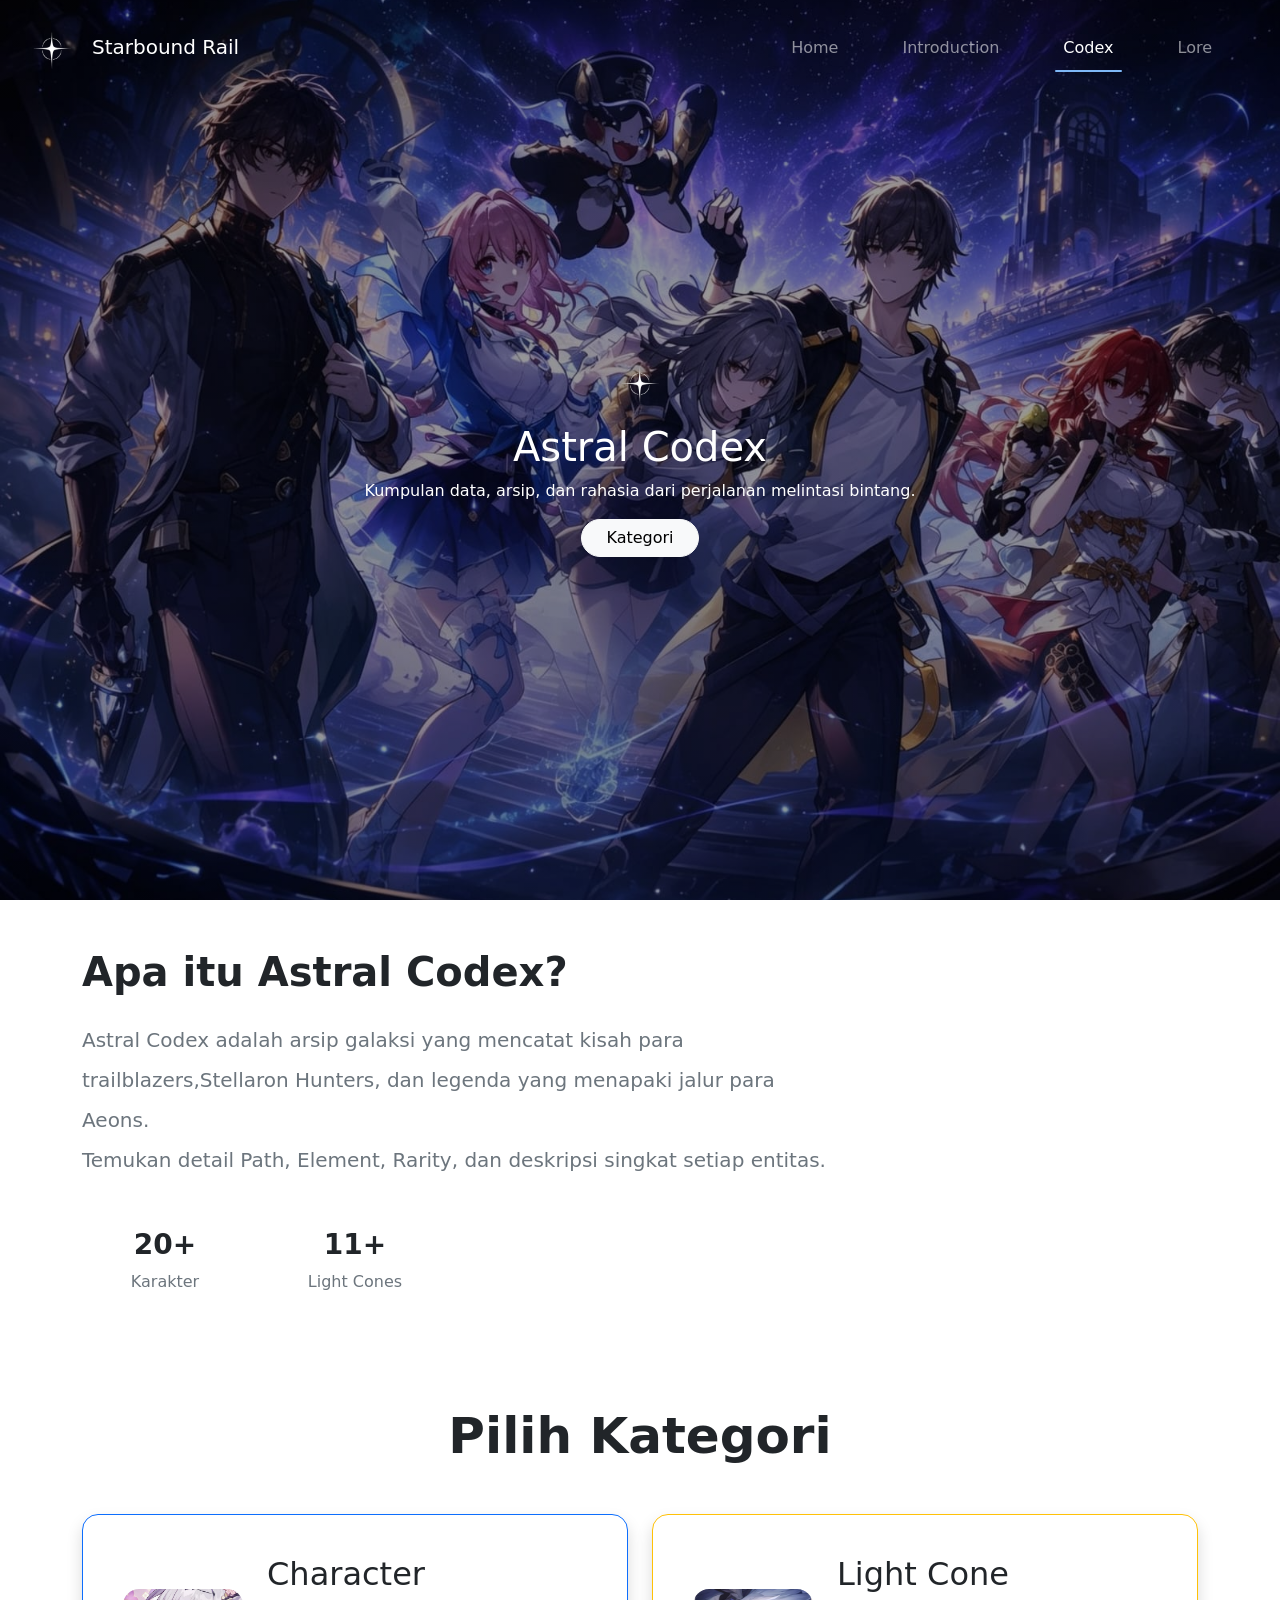
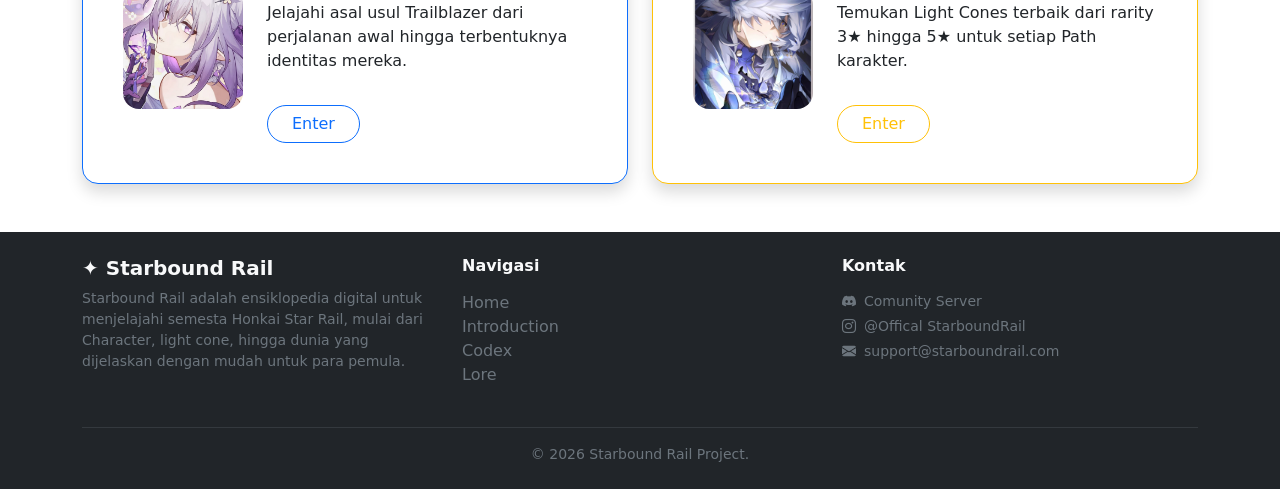
<file: codex.html>
<!DOCTYPE html>
<html lang="en">
<head>
  <meta charset="UTF-8">
  <meta name="viewport" content="width=device-width, initial-scale=1.0">
  <title>Honkai: Star Rail - Codex</title>

  <link href="https://cdn.jsdelivr.net/npm/bootstrap@5.3.0/dist/css/bootstrap.min.css" rel="stylesheet">
  <link rel="stylesheet" href="https://cdn.jsdelivr.net/npm/bootstrap-icons@1.11.3/font/bootstrap-icons.min.css">
  <link rel="stylesheet" href="css/style_codex.css">
</head>

<body>
    <!-- Navbar -->
    <nav class="navbar navbar-expand-lg navbar-dark fixed-top main-navbar">
        <div class="container-fluid">
          <a class="navbar-brand me-auto" href="#">
            <img src="./image/logo.png" alt="Logo bintang" class="logo">Starbound Rail
          </a>
            <button
             class="navbar-toggler" 
             type="button" 
             data-bs-toggle="collapse" 
             data-bs-target="#navbarNav" 
             aria-controls="navbarNav" 
             aria-expanded="false" 
             aria-label="Toggle navigation"
            >
                <span class="navbar-toggler-icon"></span>
            </button>
            <div class="collapse navbar-collapse" id="navbarNav"> 
                <ul class="navbar-nav ms-auto">
                    <li class="nav-item me-5">
                        <a class="nav-link" href="index.html">Home</a>
                    </li>
                    <li class="nav-item me-5">
                        <a class="nav-link" href="Intro.html">Introduction</a>
                    </li>
                    <li class="nav-item me-5">
                        <a class="nav-link active" aria-current="page" href="#">Codex</a>
                    </li>
                    <li class="nav-item me-5">
                        <a class="nav-link" href="lore.html">Lore</a>
                    </li>
                </ul>
            </div>
        </div>
    </nav>

    <!--Banner-->
    <div class="container-fluid banner d-flex align-items-center justify-content-center">
      <div class="overlay"></div>
      <div class="container text-center content">
        <img src="./image/logo.png" alt="Logo Bintang" class="logo">
        <h1 class="title">Astral Codex</h1>
        <p class="desc">Kumpulan data, arsip, dan rahasia dari perjalanan melintasi bintang.</p>
        <div class="d-flex gap-3 justify-content-center flex-wrap">
          <button class="btn btn-light rounded-pill px-4" onclick="location.href='#kategori'">
            Kategori
          </button>
        </div>
      </div>
    </div>

    <!--Quest-->
     <div class="container py-5">
      <h1 class="fw-bold mb-4">
        Apa itu Astral Codex?
      </h1>
      <p class="text-secondary fs-5 lh-lg col-lg-8">Astral Codex adalah arsip galaksi yang mencatat kisah para trailblazers,Stellaron Hunters, dan legenda yang menapaki jalur para Aeons.<br>Temukan detail Path, Element, Rarity, dan deskripsi singkat setiap entitas.</p>

      <div class="row mt-5 text-center">
        <div class="col-4 col-md-2">
          <h3 class="fw-bold">20+</h3>
          <p class="text-secondary">Karakter</p>
        </div>
        <div class="col-4 col-md-2">
          <h3 class="fw-bold">11+</h3>
          <p class="text-secondary">Light Cones</p>
        </div>
      </div>
     </div>

    <!--Kategori-->
    <div id="kategori" class="container py-5">
      <div class="text-center mb-5">
        <h1 class="fw-bold" style="font-size:50px;">Pilih Kategori</h1></div>
        <div class="row g-4">
         <!-- Character -->
         <div class="col-md-6">
          <div class="card codex-card char-card rounded-4 shadow h-10 border-primary card">
          <div class="card-body p-4">
            <div class="card-body d-flex align-items-center gap-4">
              <img src="./image/char.jpeg" width="120" class="rounded-4">
              <div>
                <h2>Character </h2>
                <p>Jelajahi asal usul Trailblazer dari perjalanan awal hingga terbentuknya identitas mereka.</p>
                <a href="./codex/detail_character.html" class="btn btn-outline-primary rounded-pill px-4 mt-3 enter-btn">Enter</a>
              </div>
            </div>
          </div>
          </div>
         </div>
         <!-- Light cone -->  
         <div class="col-md-6">
          <div class="card codex-card light-card rounded-4 shadow h-10 border-warning card">
          <div class="card-body p-4">
            <div class="card-body d-flex align-items-center gap-4">
              <img src="./image/light cone.jpeg" width="120" class="rounded-4">
              <div>
                <h2>Light Cone </h2>
                <p>Temukan Light Cones terbaik dari rarity 3★ hingga 5★ untuk setiap Path karakter.</p>
                <a href="./codex/detail_lightcone.html" class="btn btn-outline-warning rounded-pill px-4 mt-3 enter-btn">Enter</a>
              </div>
            </div>
          </div>
          </div>
         </div>  
      </div>
    </div>

    <!-- Footer -->
    <footer class="bg-dark text-light py-4">
      <div class="container">
        <div class="row text-center text-md-start">
          <div class="col-md-4 mb-3 mb-md-0">
            <h5 class="fw-bold">✦ Starbound Rail</h5>
            <p class="text-secondary small">Starbound Rail adalah ensiklopedia digital untuk menjelajahi semesta Honkai Star Rail, mulai dari Character, light cone, hingga dunia yang dijelaskan dengan mudah untuk para pemula.</p>
          </div>
          <div class="col-md-4 mb-3 mb-md-0">
            <h6 class="fw-bold mb-3">Navigasi</h6>
            <ul class="list-unstyled">
              <li><a href="home.html" class="text-secondary text-decoration-none">Home</a></li>
              <li><a href="Intro.html" class="text-secondary text-decoration-none">Introduction</a></li>
              <li><a href="#" class="text-secondary text-decoration-none">Codex</a></li>
              <li><a href="lore.html" class="text-secondary text-decoration-none">Lore</a></li>
            </ul>
          </div>
          <div class="col-md-4">
            <h6 class="fw-bold mb-3">Kontak</h6>
            <ul class="list-unstyled text-secondary small">
              <li class="mb-1"><i class="bi bi-discord me-2"></i>Comunity Server</li>
              <li class="mb-1"><i class="bi bi-instagram me-2"></i>@Offical StarboundRail</li>
              <li><i class="bi bi-envelope-fill me-2"></i>support@starboundrail.com</li>
            </ul>
          </div>
        </div>
        <hr class="border-secondary mt-4 mb-3">
        <p class="text-center text-secondary small mb-0">
          &copy; 2026 Starbound Rail Project.
        </p>
      </div>
    </footer>
    
    <script>
      window.addEventListener('scroll', function () {
        const navbar = document.querySelector('.main-navbar');
        if (window.scrollY > 50) {
          navbar.classList.add('scrolled');
        } else {
          navbar.classList.remove('scrolled');
        }});
      </script>
  
  <script src="https://cdn.jsdelivr.net/npm/bootstrap@5.3.0/dist/js/bootstrap.bundle.min.js"></script>
</body>
</html>
</file>
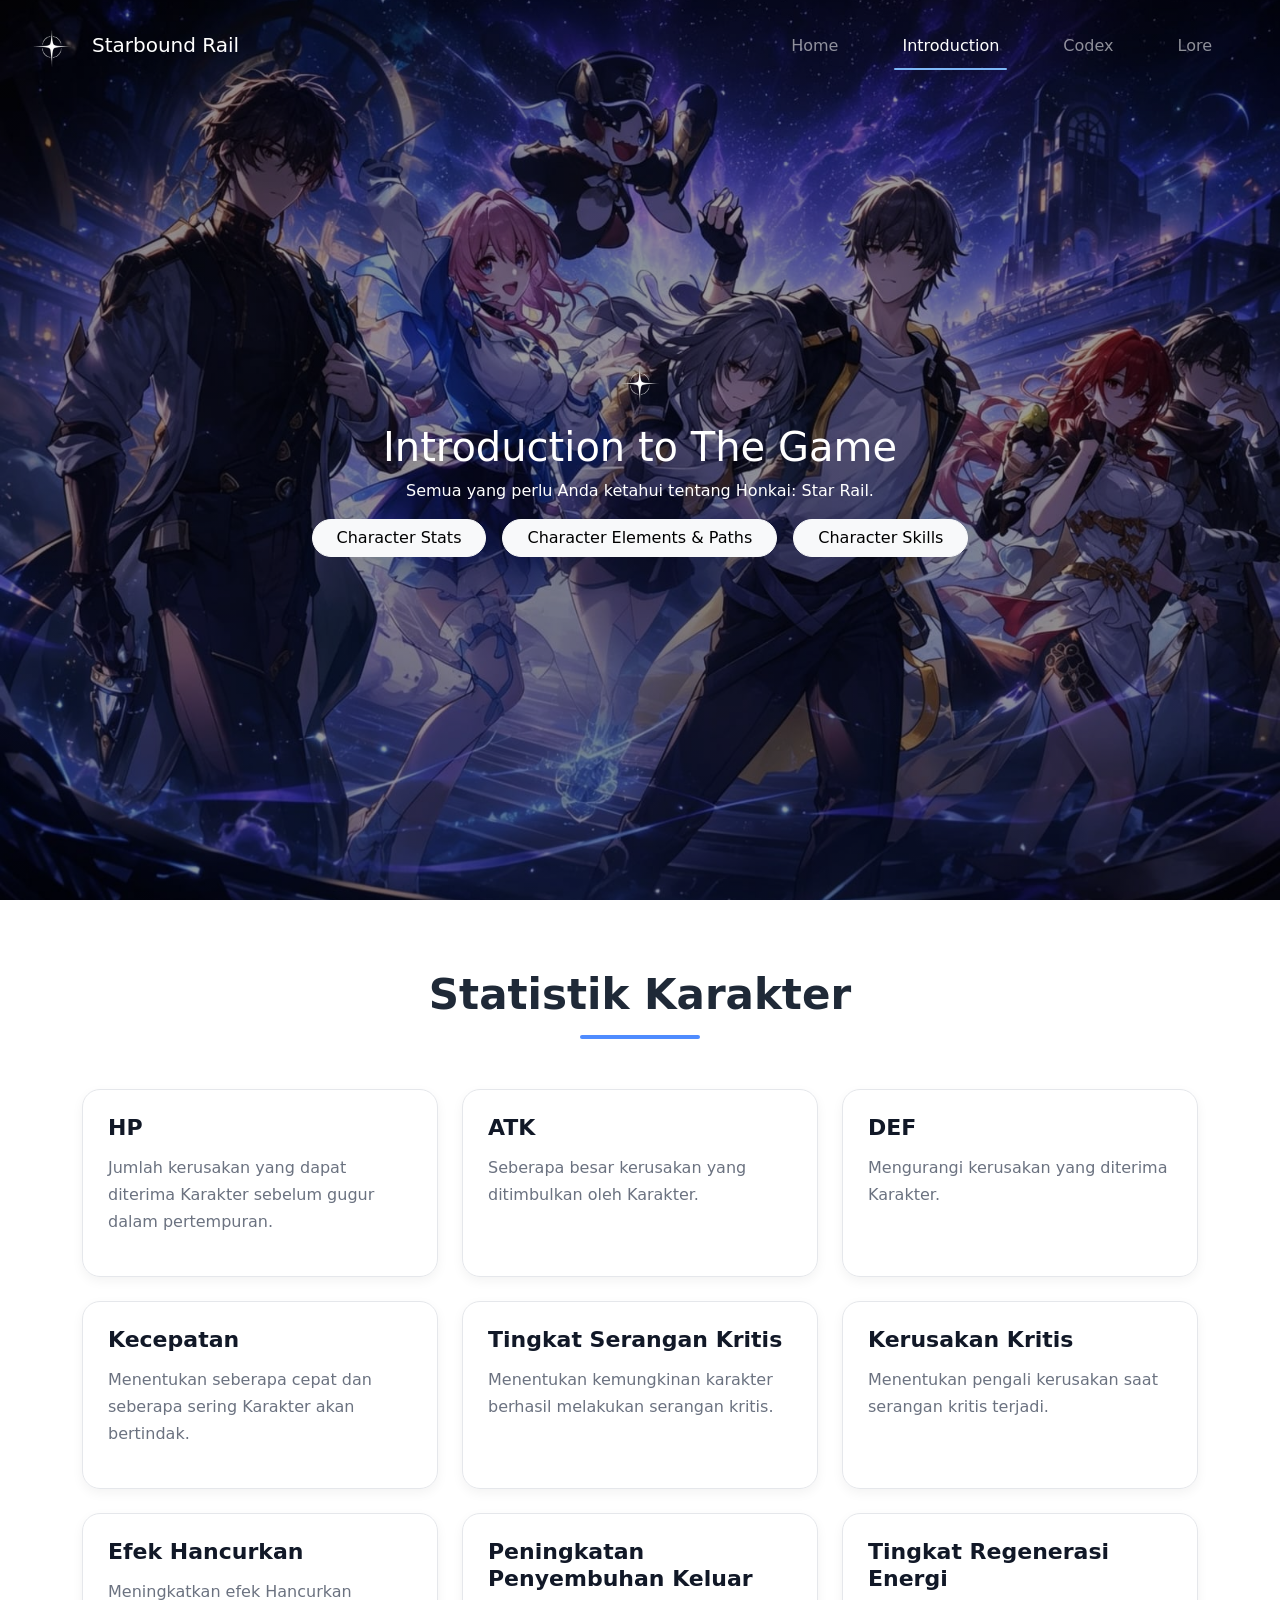
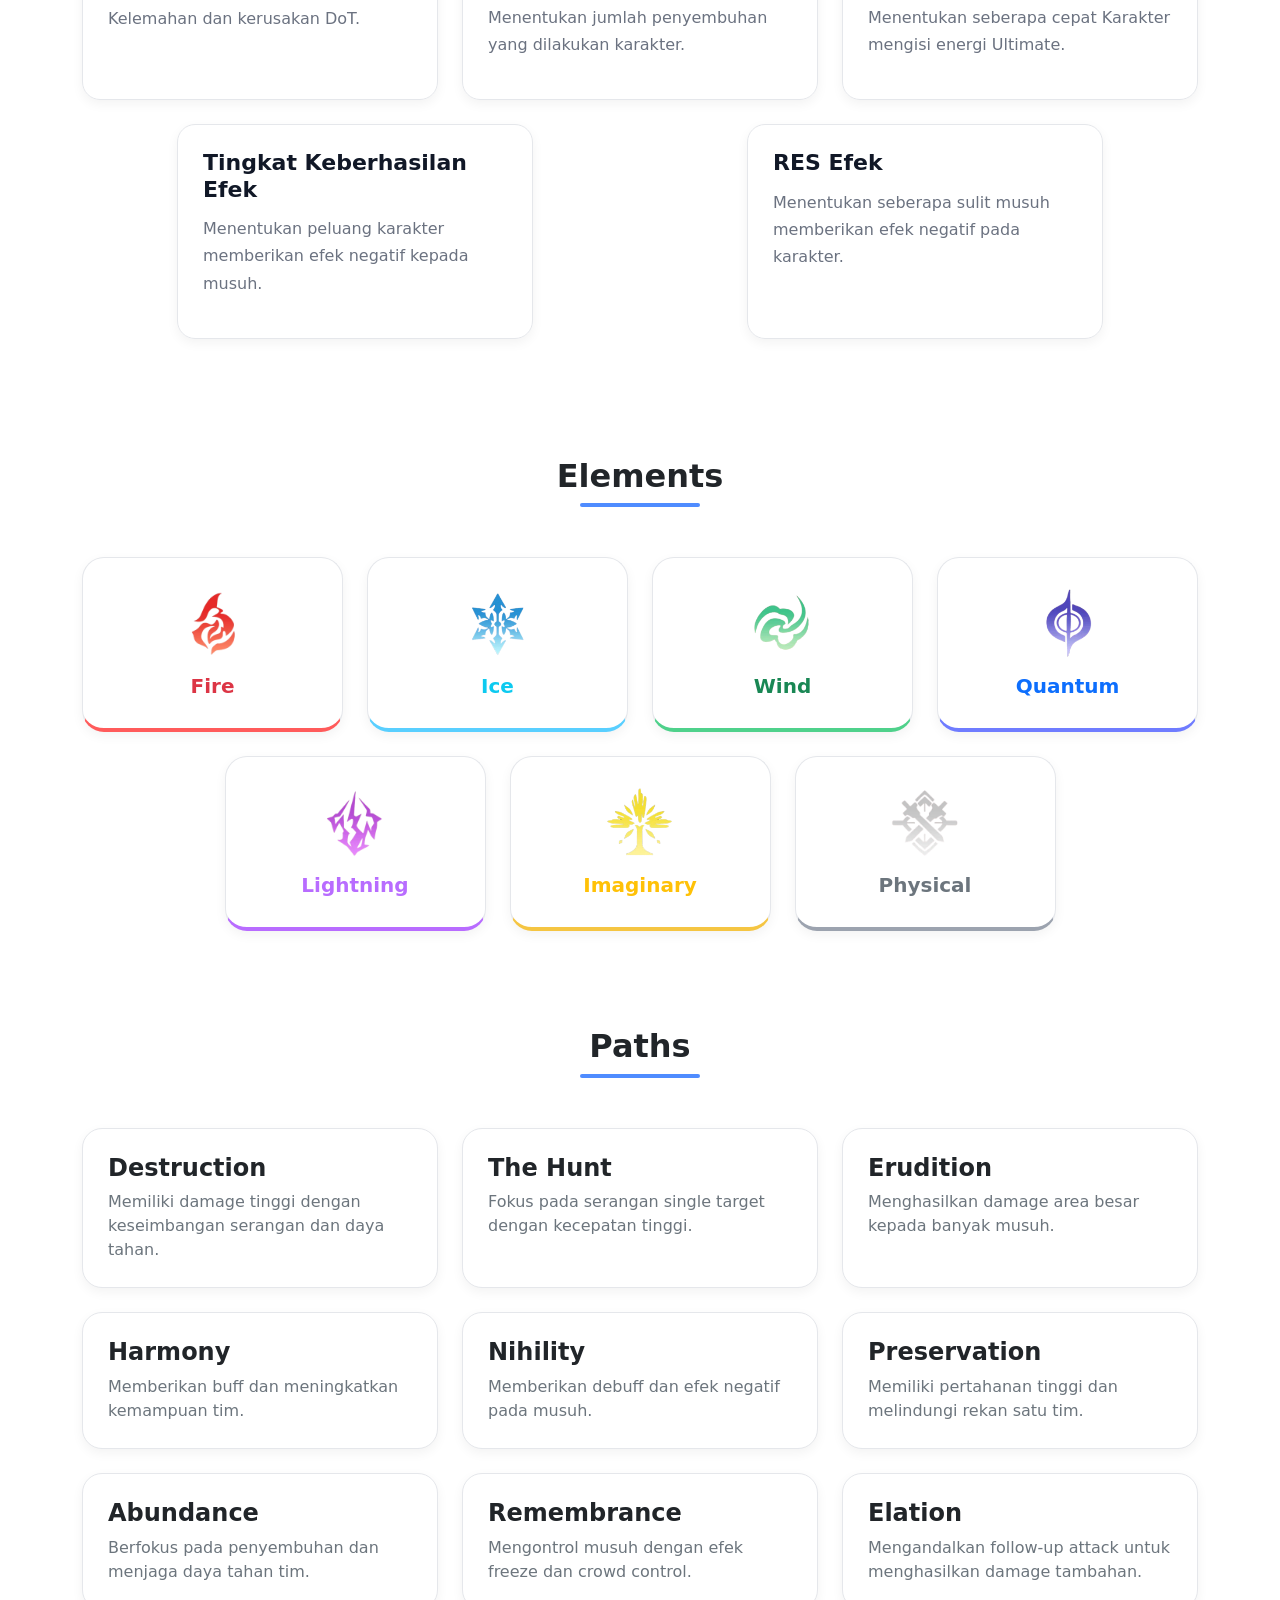
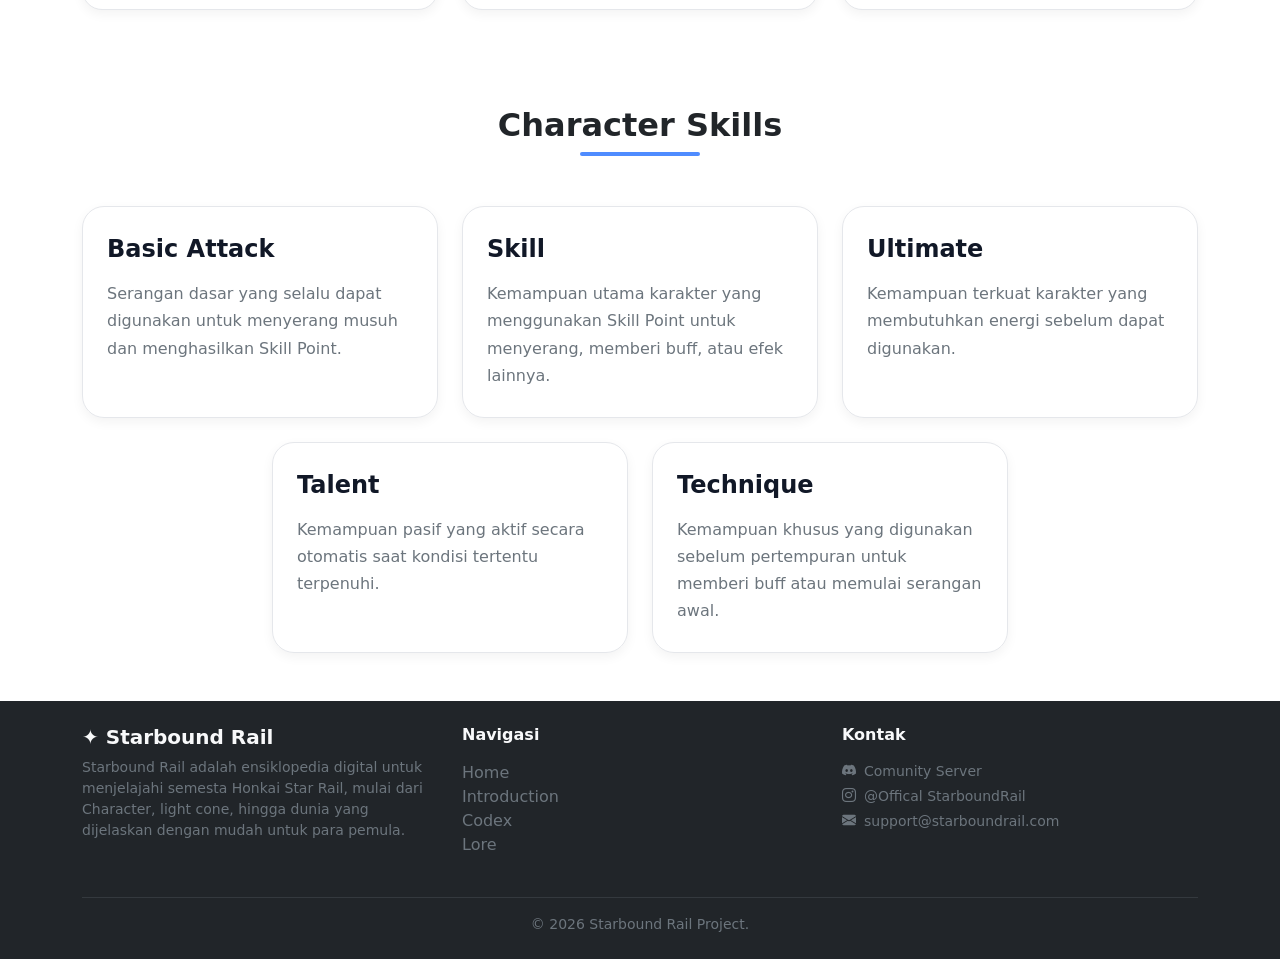
<file: Intro.html>
<!DOCTYPE html>
<html lang="en">
<head>
  <meta charset="UTF-8">
  <meta name="viewport" content="width=device-width, initial-scale=1.0">
  <title>Honkai: Star Rail - Introduction</title>

  <link href="https://cdn.jsdelivr.net/npm/bootstrap@5.3.0/dist/css/bootstrap.min.css" rel="stylesheet">
  <link rel="stylesheet" href="https://cdn.jsdelivr.net/npm/bootstrap-icons@1.11.3/font/bootstrap-icons.min.css">
  <link rel="stylesheet" href="css/style_introduction.css">
</head>

<body>
    <!-- Navbar -->
    <nav class="navbar navbar-expand-lg navbar-dark fixed-top main-navbar">
        <div class="container-fluid">
          <a class="navbar-brand me-auto" href="#">
            <img src="./image/logo.png" alt="Logo bintang" class="logo">Starbound Rail
          </a>
            <button
             class="navbar-toggler" 
             type="button" 
             data-bs-toggle="collapse" 
             data-bs-target="#navbarNav" 
             aria-controls="navbarNav" 
             aria-expanded="false" 
             aria-label="Toggle navigation"
            >
                <span class="navbar-toggler-icon"></span>
            </button>
            <div class="collapse navbar-collapse" id="navbarNav">
                <ul class="navbar-nav ms-auto">
                    <li class="nav-item me-5">
                        <a class="nav-link" href="index.html">Home</a>
                    </li>
                    <li class="nav-item me-5">
                        <a class="nav-link active" aria-current="page" href="#">Introduction</a>
                    </li>
                    <li class="nav-item me-5">
                        <a class="nav-link"  href="codex.html">Codex</a>
                    </li>
                    <li class="nav-item me-5">
                        <a class="nav-link" href="lore.html">Lore</a>
                    </li>
                </ul>
            </div>
        </div>
    </nav>

    <!--Banner-->
    <div class="container-fluid banner d-flex align-items-center justify-content-center">
      <div class="overlay"></div>
      <div class="container text-center content">
        <img src="./image/logo.png" alt="Logo Bintang" class="logo">
        <h1 class="title">Introduction to The Game</h1>
        <p class="desc">Semua yang perlu Anda ketahui tentang Honkai: Star Rail.</p>
        <div class="d-flex gap-3 justify-content-center flex-wrap">
          <button class="btn btn-light rounded-pill px-4" onclick="location.href='#character-stats'">
            Character Stats
          </button>
          <button class="btn btn-light rounded-pill px-4" onclick="location.href='#character-elements'">
            Character Elements & Paths
          </button>
          <button class="btn btn-light rounded-pill px-4" onclick="location.href='#character-skills'">
            Character Skills
          </button>
        </div>
      </div>
    </div>

    <!--Stats-->
    <section id="character-stats" class="stats-section">
      <div class="container">
        <h1 class="stats-title">Statistik Karakter</h1>
        <div class="title-line"></div>

        <!--Card Stats-->
         <div class="row g-4">
          <div class="col-md-6 col-lg-4">
            <div class="stats-card">
              <h3 class="stats-name">HP</h3>
              <p class="stats-desc">Jumlah kerusakan yang dapat diterima Karakter sebelum gugur dalam pertempuran.</p>
            </div>
          </div>
          <div class="col-md-6 col-lg-4">
            <div class="stats-card">
              <h3 class="stats-name">ATK</h3>
              <p class="stats-desc">Seberapa besar kerusakan yang ditimbulkan oleh Karakter.</p>
            </div>
          </div>
          <div class="col-md-6 col-lg-4">
            <div class="stats-card">
              <h3 class="stats-name">DEF</h3>
              <p class="stats-desc">Mengurangi kerusakan yang diterima Karakter.</p>
            </div>
          </div>
          <div class="col-md-6 col-lg-4">
            <div class="stats-card">
            <h3 class="stats-name">Kecepatan</h3>
            <p class="stats-desc">Menentukan seberapa cepat dan seberapa sering Karakter akan bertindak.</p>
            </div>
          </div>
          <div class="col-md-6 col-lg-4">
            <div class="stats-card">
              <h3 class="stats-name">Tingkat Serangan Kritis</h3>
              <p class="stats-desc">Menentukan kemungkinan karakter berhasil melakukan serangan kritis.</p>
            </div>
          </div>
          <div class="col-md-6 col-lg-4">
            <div class="stats-card">
              <h3 class="stats-name">Kerusakan Kritis</h3>
              <p class="stats-desc">Menentukan pengali kerusakan saat serangan kritis terjadi.</p>
            </div>
          </div>
          <div class="col-md-6 col-lg-4">
            <div class="stats-card">
              <h3 class="stats-name">Efek Hancurkan</h3>
              <p class="stats-desc">Meningkatkan efek Hancurkan Kelemahan dan kerusakan DoT.</p>
            </div>
          </div>
          <div class="col-md-6 col-lg-4">
            <div class="stats-card">
              <h3 class="stats-name">Peningkatan Penyembuhan Keluar</h3>
              <p class="stats-desc">Menentukan jumlah penyembuhan yang dilakukan karakter.</p>
            </div>
          </div>
          <div class="col-md-6 col-lg-4">
            <div class="stats-card">
              <h3 class="stats-name">Tingkat Regenerasi Energi</h3>
              <p class="stats-desc">Menentukan seberapa cepat Karakter mengisi energi Ultimate.</p>
             </div>
          </div>
          <div class="col-md-6 col-lg-4 mx-auto">
            <div class="stats-card">
              <h3 class="stats-name">Tingkat Keberhasilan Efek</h3>
              <p class="stats-desc">Menentukan peluang karakter memberikan efek negatif kepada musuh.</p>
            </div>
          </div>
          <div class="col-md-6 col-lg-4 mx-auto">
            <div class="stats-card">
              <h3 class="stats-name">RES Efek</h3>
              <p class="stats-desc">Menentukan seberapa sulit musuh memberikan efek negatif pada karakter.</p>
            </div>
          </div>
      </div>
    </section>
    
    <!--Element & Path Cards-->
    <!-- Element -->
     <section id="character-elements" class="py-5">
      <div class="container">
        <div class="text-center mb-5">
          <h2 class="fw-bold">Elements</h2>
          <div class="title-line"></div>
        </div>

        <div class="row g-4 justify-content-center">
          <!-- Fire -->
           <div class="col-6 col-md-4 col-lg-3">
            <div class="element-card fire-card">
              <img src="image/fire.png" width="70" class="mb-3" alt="Fire">
              <h5 class="fw-bold m-0 text-danger">Fire</h5>
            </div>
           </div>
          <!-- Ice -->
           <div class="col-6 col-md-4 col-lg-3">
            <div class="element-card ice-card">
              <img src="image/ice.png" width="70" class="mb-3" alt="Ice">
              <h5 class="fw-bold m-0 text-info">Ice</h5>
            </div>
           </div>
          <!-- Wind -->
           <div class="col-6 col-md-4 col-lg-3">
            <div class="element-card wind-card">
              <img src="image/wind.png" width="70" class="mb-3" alt="Wind">
              <h5 class="fw-bold m-0 text-success">Wind</h5>
            </div>
           </div>
           <!-- Quantum -->
           <div class="col-6 col-md-4 col-lg-3">
            <div class="element-card quantum-card">
              <img src="image/quantum.png" width="70" class="mb-3" alt="Quantum">
              <h5 class="fw-bold m-0 text-primary">Quantum</h5>
            </div>
           </div>
          <!-- Lightning -->
           <div class="col-6 col-md-4 col-lg-3">
            <div class="element-card lightning-card">
              <img src="image/lightning.png" width="70" class="mb-3" alt="Lightning">
              <h5 class="fw-bold m-0" style="color:#b86cff;">Lightning</h5>
            </div>
           </div>
          <!-- Imaginary -->
           <div class="col-6 col-md-4 col-lg-3">
            <div class="element-card imaginary-card">
              <img src="image/imaginary.png" width="70" class="mb-3" alt="Imaginary">
              <h5 class="fw-bold m-0 text-warning">Imaginary</h5>
            </div>
           </div>
          <!-- Physical -->
           <div class="col-6 col-md-4 col-lg-3">
            <div class="element-card physical-card">
              <img src="image/physical.png" width="70" class="mb-3" alt="Physical">
              <h5 class="fw-bold m-0 text-secondary">Physical</h5>
            </div>
           </div>
          </div>
      </div>
    </section>

    <!-- Paths -->
     <section class="py-5">
      <div class="container">
        <!-- Title -->
         <div class="text-center mb-5">
          <h2 class="fw-bold">Paths</h2>
          <div class="title-line"></div>
         </div>
         
         <div class="row g-4 justify-content-center">
          <!-- Destruction -->
           <div class="col-md-6 col-lg-4">
            <div class="path-card">
              <h4 class="fw-bold mb-2">Destruction</h4>
              <p class="text-secondary m-0">Memiliki damage tinggi dengan keseimbangan serangan dan daya tahan.</p>
            </div>
           </div>
          <!-- Hunt -->
           <div class="col-md-6 col-lg-4">
            <div class="path-card">
              <h4 class="fw-bold mb-2">The Hunt</h4>
              <p class="text-secondary m-0">Fokus pada serangan single target dengan kecepatan tinggi.</p>
            </div>
           </div>
          <!-- Erudition -->
           <div class="col-md-6 col-lg-4">
            <div class="path-card">
              <h4 class="fw-bold mb-2">Erudition</h4>
              <p class="text-secondary m-0">Menghasilkan damage area besar kepada banyak musuh.</p>
            </div>
           </div>
          <!-- Harmony -->
           <div class="col-md-6 col-lg-4">
            <div class="path-card">
              <h4 class="fw-bold mb-2">Harmony</h4>
              <p class="text-secondary m-0">Memberikan buff dan meningkatkan kemampuan tim.</p>
            </div>
           </div>
          <!-- Nihility -->
           <div class="col-md-6 col-lg-4">
            <div class="path-card">
              <h4 class="fw-bold mb-2">Nihility</h4>
              <p class="text-secondary m-0">Memberikan debuff dan efek negatif pada musuh.</p>
            </div>
           </div>
          <!-- Preservation -->
           <div class="col-md-6 col-lg-4">
            <div class="path-card">
              <h4 class="fw-bold mb-2">Preservation</h4>
              <p class="text-secondary m-0">Memiliki pertahanan tinggi dan melindungi rekan satu tim.</p>
            </div>
           </div>
          <!-- Abundance -->
           <div class="col-md-6 col-lg-4">
            <div class="path-card">
              <h4 class="fw-bold mb-2">Abundance</h4>
              <p class="text-secondary m-0">Berfokus pada penyembuhan dan menjaga daya tahan tim.</p>
            </div>
           </div>
           <!-- Remembrance -->
            <div class="col-md-6 col-lg-4">
              <div class="path-card">
                <h4 class="fw-bold mb-2">Remembrance</h4>
                <p class="text-secondary m-0">Mengontrol musuh dengan efek freeze dan crowd control.</p>
              </div>
            </div>
            <!-- Elation -->
             <div class="col-md-6 col-lg-4">
              <div class="path-card">
                <h4 class="fw-bold mb-2">Elation</h4>
                <p class="text-secondary m-0">Mengandalkan follow-up attack untuk menghasilkan damage tambahan.</p>
              </div>
             </div>
         </div>
      </div>
     </section>

     <!-- Character Skill -->
      <section id="character-skills" class="py-5">
        <div class="container">
          <div class="text-center mb-5">
            <h2 class="fw-bold">Character Skills</h2>
            <div class="title-line"></div>
          </div>
          
          <div class="row g-4 justify-content-center">
            <!-- Basic Attack -->
             <div class="col-md-6 col-lg-4">
              <div class="skill-card">
                <h4 class="fw-bold mb-3">Basic Attack</h4>
                <p class="text-secondary m-0">Serangan dasar yang selalu dapat digunakan untuk menyerang musuh dan menghasilkan Skill Point.</p>
              </div>
             </div>
            <!-- Skill -->
             <div class="col-md-6 col-lg-4">
              <div class="skill-card">
                <h4 class="fw-bold mb-3">Skill</h4>
                <p class="text-secondary m-0">Kemampuan utama karakter yang menggunakan Skill Point untuk menyerang, memberi buff, atau efek lainnya.</p>
              </div>
             </div>
            <!-- Ultimate -->
             <div class="col-md-6 col-lg-4">
              <div class="skill-card">
                <h4 class="fw-bold mb-3">Ultimate</h4>
                <p class="text-secondary m-0">Kemampuan terkuat karakter yang membutuhkan energi sebelum dapat digunakan.</p>
              </div>
             </div>
             <!-- Talent -->
              <div class="col-md-6 col-lg-4">
                <div class="skill-card">
                  <h4 class="fw-bold mb-3">Talent</h4>
                  <p class="text-secondary m-0">Kemampuan pasif yang aktif secara otomatis saat kondisi tertentu terpenuhi.</p>
                </div>
              </div>
              <!-- Technique -->
               <div class="col-md-6 col-lg-4">
                <div class="skill-card">
                  <h4 class="fw-bold mb-3">Technique</h4>
                  <p class="text-secondary m-0">Kemampuan khusus yang digunakan sebelum pertempuran untuk memberi buff atau memulai serangan awal.</p>
                </div>
               </div>
          </div>
        </div>
      </section>

      <!-- Footer -->
    <footer class="bg-dark text-light py-4">
      <div class="container">
        <div class="row text-center text-md-start">
          <div class="col-md-4 mb-3 mb-md-0">
            <h5 class="fw-bold">✦ Starbound Rail</h5>
            <p class="text-secondary small">Starbound Rail adalah ensiklopedia digital untuk menjelajahi semesta Honkai Star Rail, mulai dari Character, light cone, hingga dunia yang dijelaskan dengan mudah untuk para pemula.</p>
          </div>
          <div class="col-md-4 mb-3 mb-md-0">
            <h6 class="fw-bold mb-3">Navigasi</h6>
            <ul class="list-unstyled">
              <li><a href="home.html" class="text-secondary text-decoration-none">Home</a></li>
              <li><a href="#" class="text-secondary text-decoration-none">Introduction</a></li>
              <li><a href="codex.html" class="text-secondary text-decoration-none">Codex</a></li>
              <li><a href="lore.html" class="text-secondary text-decoration-none">Lore</a></li>
            </ul>
          </div>
          <div class="col-md-4">
            <h6 class="fw-bold mb-3">Kontak</h6>
            <ul class="list-unstyled text-secondary small">
              <li class="mb-1"><i class="bi bi-discord me-2"></i>Comunity Server</li>
              <li class="mb-1"><i class="bi bi-instagram me-2"></i>@Offical StarboundRail</li>
              <li><i class="bi bi-envelope-fill me-2"></i>support@starboundrail.com</li>
            </ul>
          </div>
        </div>
        <hr class="border-secondary mt-4 mb-3">
        <p class="text-center text-secondary small mb-0">
          &copy; 2026 Starbound Rail Project.
        </p>
      </div>
    </footer>
    
    <script>
      window.addEventListener('scroll', function () {
        const navbar = document.querySelector('.main-navbar');
        if (window.scrollY > 50) {
          navbar.classList.add('scrolled');
        } else {
          navbar.classList.remove('scrolled');
        }});
      </script>
  
  <script src="https://cdn.jsdelivr.net/npm/bootstrap@5.3.0/dist/js/bootstrap.bundle.min.js"></script>
</body>
</html>
</file>
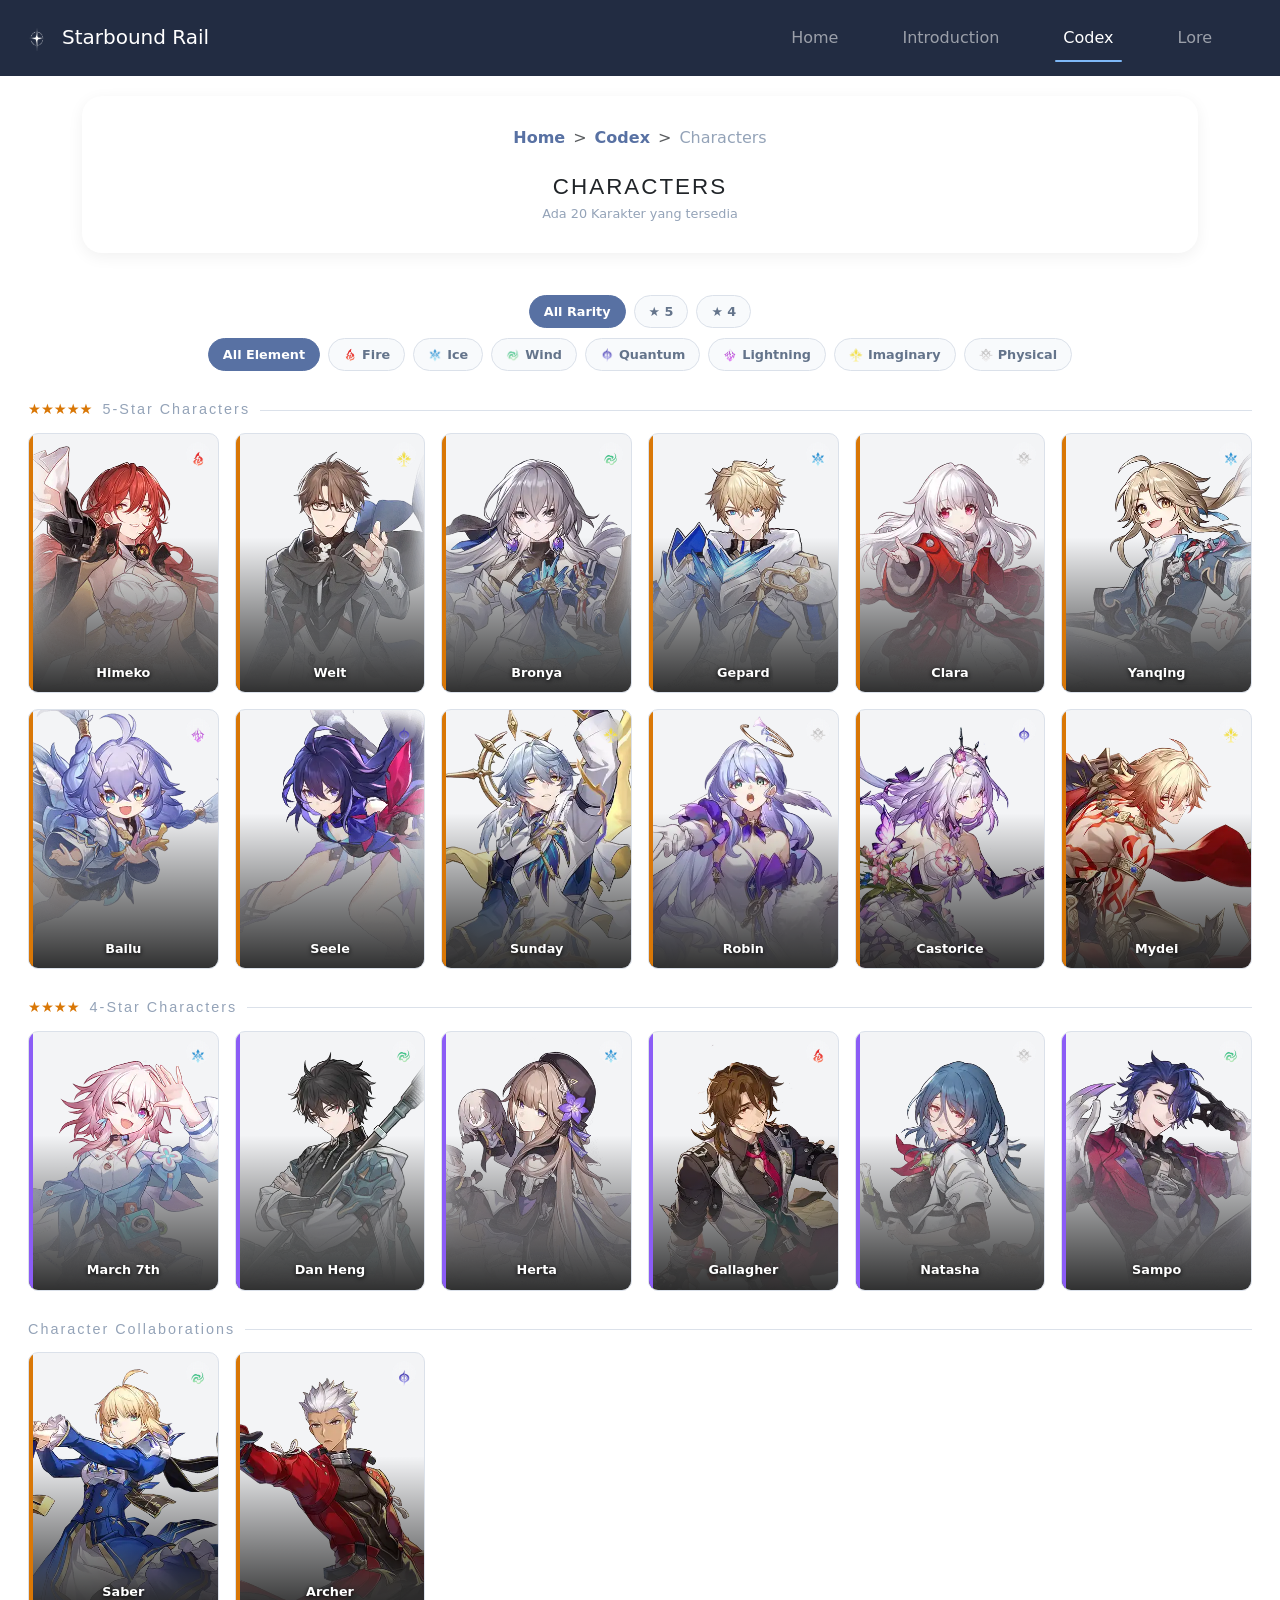
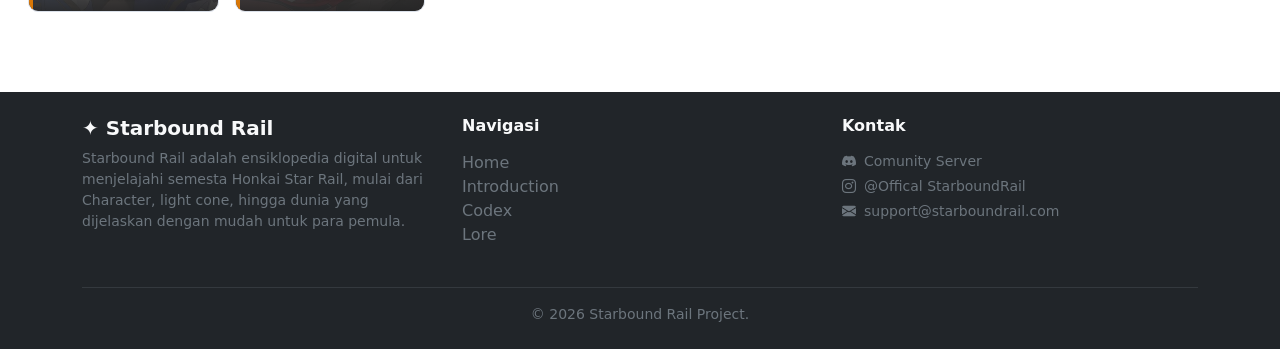
<file: codex/detail_character.html>
<!DOCTYPE html>
<html lang="en">
<head>
  <meta charset="UTF-8">
  <meta name="viewport" content="width=device-width, initial-scale=1.0">
  <title>Honkai: Star Rail - Detail Character</title>

  <link href="https://cdn.jsdelivr.net/npm/bootstrap@5.3.0/dist/css/bootstrap.min.css" rel="stylesheet">
  <link rel="stylesheet" href="https://cdnjs.cloudflare.com/ajax/libs/font-awesome/6.4.0/css/all.min.css">
  <link rel="stylesheet" href="https://cdn.jsdelivr.net/npm/bootstrap-icons@1.11.3/font/bootstrap-icons.min.css">
  <link rel="stylesheet" href="../css/style_detail.css">
</head>
<body>
  <!-- Navbar -->
    <nav class="navbar navbar-expand-lg navbar-dark main-color fixed-top main-navbar">
        <div class="container-fluid">
            <button
             class="navbar-toggler" 
             type="button" 
             data-bs-toggle="collapse" 
             data-bs-target="#navbarNav" 
             aria-controls="navbarNav" 
             aria-expanded="false" 
             aria-label="Toggle navigation"
            >
                <span class="navbar-toggler-icon"></span>
            </button>
            <div class="collapse navbar-collapse" id="navbarNav">
                <a class="navbar-brand me-auto" href="#">
                  <img src="../image/logo.png" alt="Logo bintang" class="logo">Starbound Rail
                </a>
                <ul class="navbar-nav">
                    <li class="nav-item me-5">
                        <a class="nav-link" href="../home.html">Home</a>
                    </li>
                    <li class="nav-item me-5">
                        <a class="nav-link" href="../intro.html">Introduction</a>
                    </li>
                    <li class="nav-item me-5">
                        <a class="nav-link active" aria-current="page" href="#">Codex</a>
                    </li>
                    <li class="nav-item me-5">
                        <a class="nav-link" href="../lore.html">Lore</a>
                    </li>
                </ul>
            </div>
        </div>
    </nav>

  <!-- Top box -->
   <div class="container pt-5 mt-5">
    <div class="top-box">
      <!-- Breadcrumb -->
       <nav class="mb-4" style="--bs-breadcrumb-divider: '>';" aria-label="breadcrumb">
        <ol class="breadcrumb justify-content-center mb-0">
          <li class="breadcrumb-item">
            <a href="../index.html">Home</a>
          </li>
          <li class="breadcrumb-item">
            <a href="../codex.html">Codex</a>
          </li>
          <li class="breadcrumb-item active" aria-current="page">
            Characters
          </li>
        </ol>
       </nav>
      <!-- Header -->
       <div class="header text-center border-0 p-0">
        <h1>CHARACTERS</h1>
        <div class="count">Ada 20 Karakter yang tersedia</div>
       </div>
    </div>
   </div>
  <!-- Filter -->
   <div class="filter-bar justify-content-center">
    <!-- rarity -->
      <div class="d-flex gap-2">
        <button class="btn-filter rounded-pill active star" data-group="rarity" data-filter="all">All Rarity</button>
        <button class="btn-filter rounded-pill star" data-group="rarity" data-filter="5">★ 5</button>
        <button class="btn-filter rounded-pill star" data-group="rarity" data-filter="4">★ 4</button>
      </div>
    <!-- element -->
      <div class="d-flex gap-2">
        <button class="btn-filter rounded-pill active" data-group="element" data-filter="all">All Element</button>
        <button class="btn-filter rounded-pill" data-group="element" data-filter="fire">
          <img src="../image/fire.png" class="elem-icon">Fire
        </button>
        <button class="btn-filter rounded-pill" data-group="element" data-filter="ice">
          <img src="../image/ice.png" class="elem-icon">Ice
        </button>
        <button class="btn-filter rounded-pill" data-group="element" data-filter="wind">
          <img src="../image/wind.png" class="elem-icon">Wind
        </button>
        <button class="btn-filter rounded-pill" data-group="element" data-filter="quantum">
          <img src="../image/quantum.png" class="elem-icon">Quantum
        </button>
        <button class="btn-filter rounded-pill" data-group="element" data-filter="lightning">
          <img src="../image/lightning.png" class="elem-icon">Lightning
        </button>
        <button class="btn-filter rounded-pill" data-group="element" data-filter="imaginary">
          <img src="../image/imaginary.png" class="elem-icon">Imaginary
        </button>
        <button class="btn-filter rounded-pill" data-group="element" data-filter="physical">
          <img src="../image/physical.png" class="elem-icon">Physical
        </button>
      </div>
   </div>

  <!-- 5 STAR -->
   <div class="section">
    <div class="stars">★★★★★</div>
    <div class="section-title">5-Star Characters</div>
    <div class="section-line"></div>
   </div>
   <div class="char-grid">
    <!-- Card 1 -->
     <div class="char-card rarity-5" data-rarity="5" data-element="fire">
      <div class="side"></div>
      <img src="../image char/himeko.webp">>
      <div class="overlay"></div>
      <div class="element">
        <img src="../image/fire.png">
      </div>
      <div class="name">Himeko</div>
     </div>
    <!-- Card 2 -->
     <div class="char-card rarity-5" data-rarity="5" data-element="imaginary">
      <div class="side"></div>
      <img src="../image char/welt.webp">
      <div class="overlay"></div>
      <div class="element">
        <img src="../image/imaginary.png">
      </div>
      <div class="name">Welt</div>
     </div>
    <!-- Card 3 -->
     <div class="char-card rarity-5" data-rarity="5" data-element="wind">
      <div class="side"></div>
      <img src="../image char/bronya.webp">
      <div class="overlay"></div>
      <div class="element">
        <img src="../image/wind.png">
      </div>
      <div class="name">Bronya</div>
     </div>
    <!-- Card 4 -->
     <div class="char-card rarity-5" data-rarity="5" data-element="ice">
      <div class="side"></div>
      <img src="../image char/gepard.webp">
      <div class="overlay"></div>
      <div class="element">
        <img src="../image/ice.png">
      </div>
      <div class="name">Gepard</div>
     </div>
    <!-- Card 5 -->
     <div class="char-card rarity-5" data-rarity="5" data-element="physical">
      <div class="side"></div>
      <img src="../image char/clara.webp">
      <div class="overlay"></div>
      <div class="element">
        <img src="../image/physical.png">
      </div>
      <div class="name">Clara</div>
     </div>
    <!-- Card 6 -->
     <div class="char-card rarity-5" data-rarity="5" data-element="ice">
      <div class="side"></div>
      <img src="../image char/yanqing.webp">
      <div class="overlay"></div>
      <div class="element">
        <img src="../image/ice.png">
      </div>
      <div class="name">Yanqing</div>
     </div>
    <!-- Card 7 -->
     <div class="char-card rarity-5" data-rarity="5" data-element="lightning">
      <div class="side"></div>
      <img src="../image char/bailu.webp">
      <div class="overlay"></div>
      <div class="element">
        <img src="../image/lightning.png">
      </div>
      <div class="name">Bailu</div>
     </div>
    <!-- Card 8 -->
     <div class="char-card rarity-5" data-rarity="5" data-element="quantum">
      <div class="side"></div>
      <img src="../image char/sele.webp">
      <div class="overlay"></div>
      <div class="element">
        <img src="../image/quantum.png">
      </div>
      <div class="name">Seele</div>
     </div>
    <!-- Card 9 -->
     <div class="char-card rarity-5" data-rarity="5" data-element="imaginary">
      <div class="side"></div>
      <img src="../image char/sunday.webp">
      <div class="overlay"></div>
      <div class="element">
        <img src="../image/imaginary.png">
      </div>
      <div class="name">Sunday</div>
     </div>
    <!-- Card 10 -->
     <div class="char-card rarity-5" data-rarity="5" data-element="physical">
      <div class="side"></div>
      <img src="../image char/robin.webp">
      <div class="overlay"></div>
      <div class="element">
        <img src="../image/physical.png">
      </div>
      <div class="name">Robin</div>
     </div>
    <!-- Card 11 -->
     <div class="char-card rarity-5" data-rarity="5" data-element="quantum">
      <div class="side"></div>
      <img src="../image char/castoris.webp">
      <div class="overlay"></div>
      <div class="element">
        <img src="../image/quantum.png">
      </div>
      <div class="name">Castorice</div>
     </div>
    <!-- Card 12 -->
     <div class="char-card rarity-5" data-rarity="5" data-element="imaginary">
      <div class="side"></div>
      <img src="../image char/mydei.webp">
      <div class="overlay"></div>
      <div class="element">
        <img src="../image/imaginary.png">
      </div>
      <div class="name">Mydei</div>
     </div>
   </div>

  <!-- 4 STAR -->
   <div class="section">
    <div class="stars">★★★★</div>
    <div class="section-title">4-Star Characters</div>
    <div class="section-line"></div>
   </div>
   <div class="char-grid">
    <!-- Card 1 -->
     <div class="char-card rarity-4" data-rarity="4" data-element="ice">
      <div class="side"></div>
      <img src="../image char/march 7th.webp">
      <div class="overlay"></div>
      <div class="element">
        <img src="../image/ice.png">
      </div>
      <div class="name">March 7th</div>
     </div>
    <!-- Card 2 -->
     <div class="char-card rarity-4" data-rarity="4" data-element="wind">
      <div class="side"></div>
      <img src="../image char/dan heng.webp">
      <div class="overlay"></div>
      <div class="element">
        <img src="../image/wind.png">
      </div>
      <div class="name">Dan Heng</div>
     </div>
    <!-- Card 3 -->
     <div class="char-card rarity-4" data-rarity="4" data-element="ice">
      <div class="side"></div>
      <img src="../image char/herta.webp">
      <div class="overlay"></div>
      <div class="element">
        <img src="../image/ice.png">
      </div>
      <div class="name">Herta</div>
     </div>
    <!-- Card 4 -->
     <div class="char-card rarity-4" data-rarity="4" data-element="fire">
      <div class="side"></div>
      <img src="../image char/gallagher.webp">
      <div class="overlay"></div>
      <div class="element">
        <img src="../image/fire.png">
      </div>
      <div class="name">Gallagher</div>
     </div>
    <!-- Card 5 -->
     <div class="char-card rarity-4" data-rarity="4" data-element="physical">
      <div class="side"></div>
      <img src="../image char/natasha.webp">
      <div class="overlay"></div>
      <div class="element">
        <img src="../image/physical.png">
      </div>
      <div class="name">Natasha</div>
     </div>
    <!-- Card 6 -->
     <div class="char-card rarity-4" data-rarity="4" data-element="wind">
      <div class="side"></div>
      <img src="../image char/sampo.webp">
      <div class="overlay"></div>
      <div class="element">
        <img src="../image/wind.png">
      </div>
      <div class="name">Sampo</div>
     </div>
   </div>

  <!-- Char Collab -->
   <div class="section">
    <div class="section-title">Character Collaborations</div>
    <div class="section-line"></div>
   </div>
   <div class="char-grid">
    <!-- Card 1 -->
     <div class="char-card rarity-5" data-rarity="5" data-element="wind">
      <div class="side"></div>
      <img src="../image char/saber.webp">
      <div class="overlay"></div>
      <div class="element">
        <img src="../image/wind.png">
      </div>
      <div class="name">Saber</div>
     </div>
    <!-- Card 2 -->
     <div class="char-card rarity-5" data-rarity="5" data-element="quantum">
      <div class="side"></div>
      <img src="../image char/archer.webp">
      <div class="overlay"></div>
      <div class="element">
        <img src="../image/quantum.png">
      </div>
      <div class="name">Archer</div>
     </div>
   </div>

  <!-- Footer -->
    <footer class="bg-dark text-light py-4">
      <div class="container">
        <div class="row text-center text-md-start">
          <div class="col-md-4 mb-3 mb-md-0">
            <h5 class="fw-bold">✦ Starbound Rail</h5>
            <p class="text-secondary small">Starbound Rail adalah ensiklopedia digital untuk menjelajahi semesta Honkai Star Rail, mulai dari Character, light cone, hingga dunia yang dijelaskan dengan mudah untuk para pemula.</p>
          </div>
          <div class="col-md-4 mb-3 mb-md-0">
            <h6 class="fw-bold mb-3">Navigasi</h6>
            <ul class="list-unstyled">
              <li><a href="home.html" class="text-secondary text-decoration-none">Home</a></li>
              <li><a href="Intro.html" class="text-secondary text-decoration-none">Introduction</a></li>
              <li><a href="codex.html" class="text-secondary text-decoration-none">Codex</a></li>
              <li><a href="lore.html" class="text-secondary text-decoration-none">Lore</a></li>
            </ul>
          </div>
          <div class="col-md-4">
            <h6 class="fw-bold mb-3">Kontak</h6>
            <ul class="list-unstyled text-secondary small">
              <li class="mb-1"><i class="bi bi-discord me-2"></i>Comunity Server</li>
              <li class="mb-1"><i class="bi bi-instagram me-2"></i>@Offical StarboundRail</li>
              <li><i class="bi bi-envelope-fill me-2"></i>support@starboundrail.com</li>
            </ul>
          </div>
        </div>
        <hr class="border-secondary mt-4 mb-3">
        <p class="text-center text-secondary small mb-0">
          &copy; 2026 Starbound Rail Project.
        </p>
      </div>
    </footer>
    
  <script>
  const buttons = document.querySelectorAll(".btn-filter");
  const cards = document.querySelectorAll(".char-card");
  let rarityFilter = "all";
  let elementFilter = "all";

  buttons.forEach(button => {
    button.addEventListener("click", () => {
      const group = button.dataset.group;
      const filter = button.dataset.filter;
      document // active button
        .querySelectorAll(`.btn-filter[data-group="${group}"]`)
        .forEach(btn => {
          btn.classList.remove("active");
        });

        button.classList.add("active");
        if(group === "rarity"){ // simpan filter
          rarityFilter = filter;
        }
        if(group === "element"){
          elementFilter = filter;
        }
        
        cards.forEach(card => {  // filter card
          const rarity = card.dataset.rarity;
          const element = card.dataset.element;
          const rarityMatch =
            rarityFilter === "all" ||
            rarity === rarityFilter;
          const elementMatch =
            elementFilter === "all" ||
            element === elementFilter;
            if(rarityMatch && elementMatch){
              card.style.display = "block";
            }else{
              card.style.display = "none";
            }
        });
    });
  });
  </script>

  <script src="https://cdn.jsdelivr.net/npm/bootstrap@5.3.0/dist/js/bootstrap.bundle.min.js"></script>
</body>
</html>
</file>
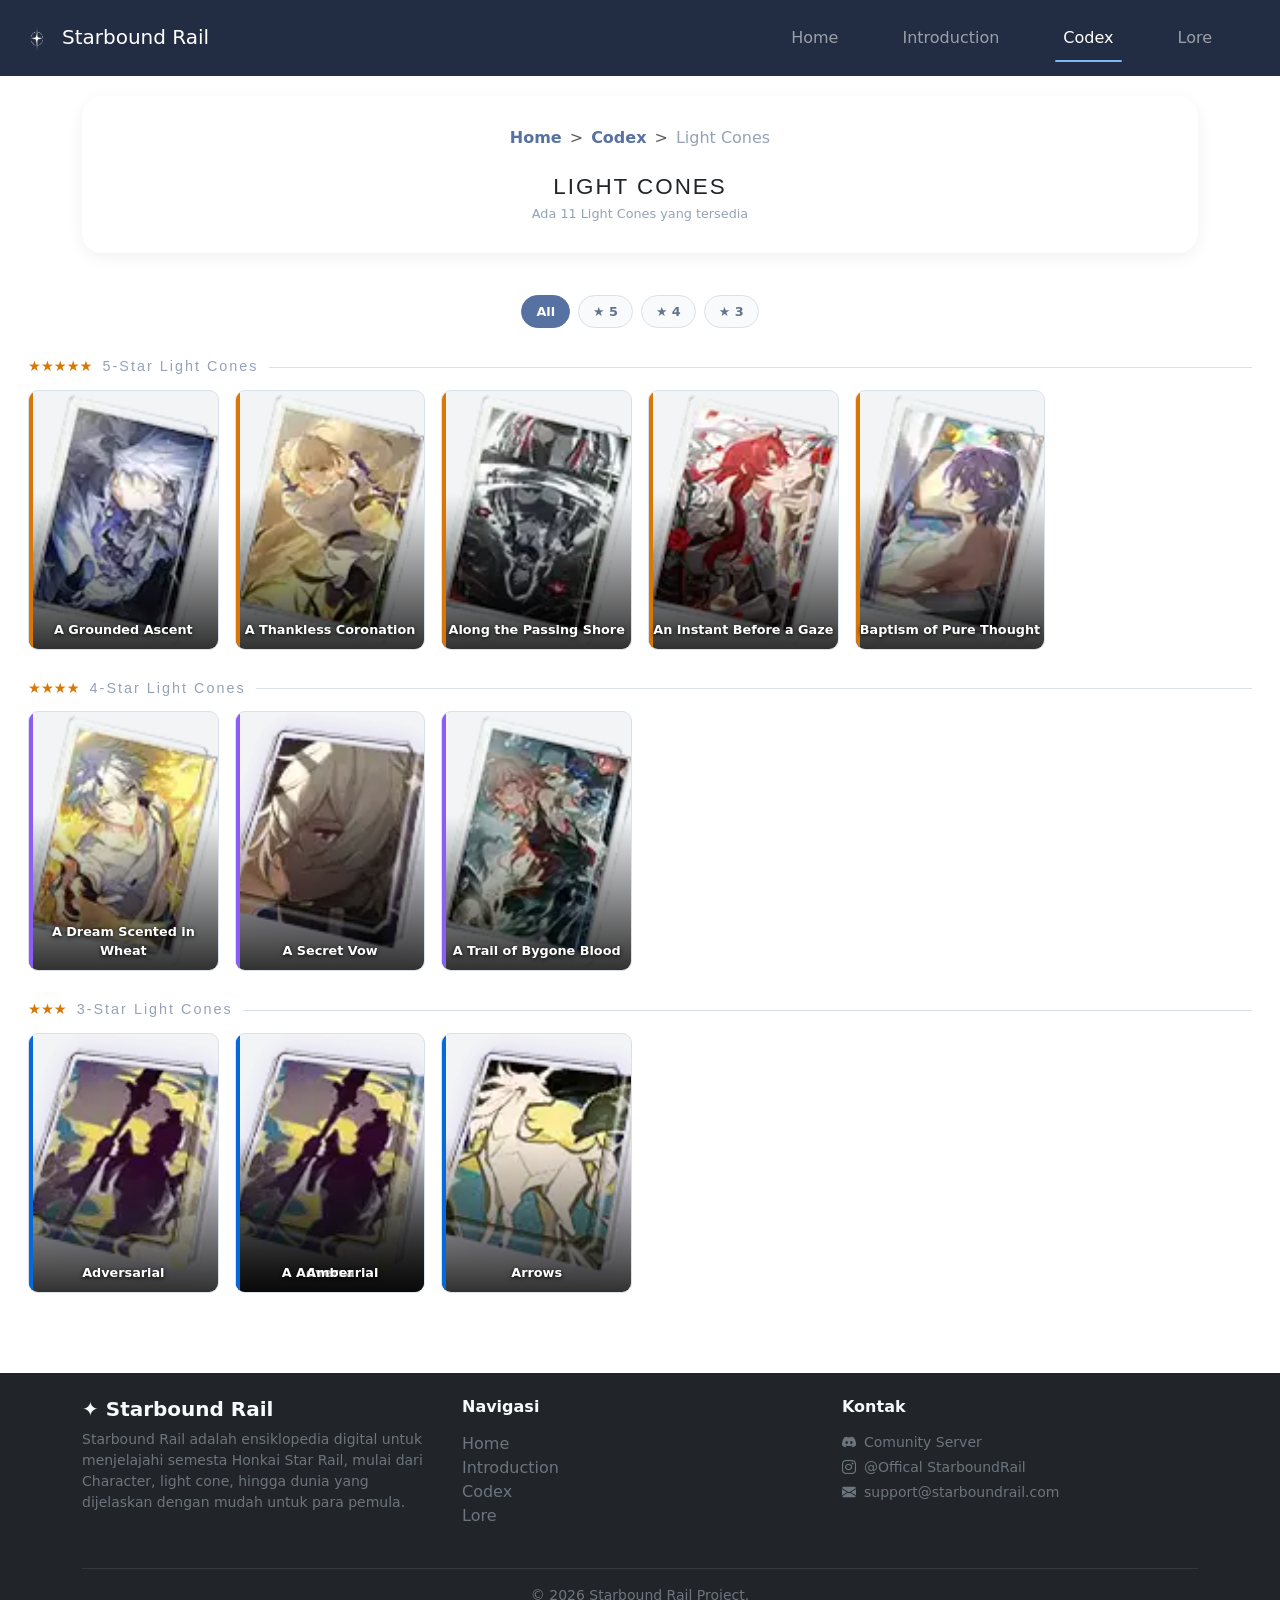
<file: codex/detail_lightcone.html>
<!DOCTYPE html>
<html lang="en">
<head>
  <meta charset="UTF-8">
  <meta name="viewport" content="width=device-width, initial-scale=1.0">
  <title>Honkai: Star Rail - Detail Light Cone</title>

  <link href="https://cdn.jsdelivr.net/npm/bootstrap@5.3.0/dist/css/bootstrap.min.css" rel="stylesheet">
  <link rel="stylesheet" href="https://cdnjs.cloudflare.com/ajax/libs/font-awesome/6.4.0/css/all.min.css">
  <link rel="stylesheet" href="https://cdn.jsdelivr.net/npm/bootstrap-icons@1.11.3/font/bootstrap-icons.min.css">
  <link rel="stylesheet" href="../css/style_detail.css">
</head>
<body>
  <!-- Navbar -->
    <nav class="navbar navbar-expand-lg navbar-dark main-color fixed-top main-navbar">
        <div class="container-fluid">
            <button
             class="navbar-toggler" 
             type="button" 
             data-bs-toggle="collapse" 
             data-bs-target="#navbarNav" 
             aria-controls="navbarNav" 
             aria-expanded="false" 
             aria-label="Toggle navigation"
            >
                <span class="navbar-toggler-icon"></span>
            </button>
            <div class="collapse navbar-collapse" id="navbarNav">
                <a class="navbar-brand me-auto" href="#">
                  <img src="../image/logo.png" alt="Logo bintang" class="logo">Starbound Rail
                </a>
                <ul class="navbar-nav">
                    <li class="nav-item me-5">
                        <a class="nav-link" href="../home.html">Home</a>
                    </li>
                    <li class="nav-item me-5">
                        <a class="nav-link" href="../intro.html">Introduction</a>
                    </li>
                    <li class="nav-item me-5">
                        <a class="nav-link active" aria-current="page" href="#">Codex</a>
                    </li>
                    <li class="nav-item me-5">
                        <a class="nav-link" href="../lore.html">Lore</a>
                    </li>
                </ul>
            </div>
        </div>
    </nav>

  <!-- Top box -->
   <div class="container pt-5 mt-5">
    <div class="top-box">
      <!-- Breadcrumb -->
       <nav class="mb-4" style="--bs-breadcrumb-divider: '>';" aria-label="breadcrumb">
        <ol class="breadcrumb justify-content-center mb-0">
          <li class="breadcrumb-item">
            <a href="../index.html">Home</a>
          </li>
          <li class="breadcrumb-item">
            <a href="../codex.html">Codex</a>
          </li>
          <li class="breadcrumb-item active" aria-current="page">
            Light Cones
          </li>
        </ol>
       </nav>
      <!-- Header -->
       <div class="header text-center border-0 p-0">
        <h1>LIGHT CONES</h1>
        <div class="count">Ada 11 Light Cones yang tersedia</div>
       </div>
    </div>
   </div>
  <!-- Filter -->
   <div class="filter-bar justify-content-center">
    <div class="d-flex gap-2">
      <button class="btn-filter rounded-pill active star" data-group="rarity" data-filter="all">All</button>
      <button class="btn-filter rounded-pill star" data-group="rarity" data-filter="5">★ 5</button>
      <button class="btn-filter rounded-pill star" data-group="rarity" data-filter="4">★ 4</button>
      <button class="btn-filter rounded-pill star" data-group="rarity" data-filter="3">★ 3</button>
    </div>
   </div>

  <!-- 5 STAR -->
   <div class="section">
    <div class="stars">★★★★★</div>
    <div class="section-title">5-Star Light Cones</div>
    <div class="section-line"></div>
   </div>
   <div class="char-grid">
    <!-- Card 1 -->
     <div class="char-card rarity-5" data-rarity="5">
      <div class="side"></div>
      <img src="../image light cone/5a grounded ascent.webp">>
      <div class="overlay"></div>
      <div class="name">A Grounded Ascent</div>
     </div>
    <!-- Card 2 -->
     <div class="char-card rarity-5" data-rarity="5">
      <div class="side"></div>
      <img src="../image light cone/5a thankless coronation.webp">
      <div class="overlay"></div>
      <div class="name">A Thankless Coronation</div>
     </div>
    <!-- Card 3 -->
     <div class="char-card rarity-5" data-rarity="5">
      <div class="side"></div>
      <img src="../image light cone/5along the passing shore.webp">
      <div class="overlay"></div>
      <div class="name">Along the Passing Shore</div>
     </div>
    <!-- Card 4 -->
     <div class="char-card rarity-5" data-rarity="5">
      <div class="side"></div>
      <img src="../image light cone/5an instant before a gaze.webp">
      <div class="overlay"></div>
      <div class="name">An Instant Before a Gaze</div>
     </div>
    <!-- Card 5 -->
     <div class="char-card rarity-5" data-rarity="5">
      <div class="side"></div>
      <img src="../image light cone/5baptism of pure thought.webp">
      <div class="overlay"></div>
      <div class="name">Baptism of Pure Thought</div>
     </div>
   </div>

  <!-- 4 STAR -->
   <div class="section">
    <div class="stars">★★★★</div>
    <div class="section-title">4-Star Light Cones</div>
    <div class="section-line"></div>
   </div>
   <div class="char-grid">
    <!-- Card 1 -->
     <div class="char-card rarity-4" data-rarity="4">
      <div class="side"></div>
      <img src="../image light cone/4a dream scented in wheat.webp">
      <div class="overlay"></div>
      <div class="name">A Dream Scented in Wheat</div>
     </div>
    <!-- Card 2 -->
     <div class="char-card rarity-4" data-rarity="4">
      <div class="side"></div>
      <img src="../image light cone/4a secret vow.webp">
      <div class="overlay"></div>
      <div class="name">A Secret Vow</div>
     </div>
    <!-- Card 3 -->
     <div class="char-card rarity-4" data-rarity="4">
      <div class="side"></div>
      <img src="../image light cone/4a trail of bygone blood.webp">
      <div class="overlay"></div>
      <div class="name">A Trail of Bygone Blood</div>
     </div>
   </div>

  <!-- 3 STAR -->
   <div class="section">
    <div class="stars">★★★</div>
    <div class="section-title">3-Star Light Cones</div>
    <div class="section-line"></div>
   </div>
   <div class="char-grid">
    <!-- Card 1 -->
     <div class="char-card rarity-3" data-rarity="3">
      <div class="side"></div>
      <img src="../image light cone/3adversarial.webp">
      <div class="overlay"></div>
      <div class="name">Adversarial</div>
     </div>
    <!-- Card 2 -->
     <div class="char-card rarity-3" data-rarity="3">
       <div class="side"></div>
       <img src="../image light cone/3adversarial.webp">
       <div class="overlay"></div>
       <div class="name">A Adversarial</div>
      <div class="side"></div>
      <img src="../image light cone/3amber.webp">
      <div class="overlay"></div>
      <div class="name">Amber</div>
     </div>
    <!-- Card 3 -->
     <div class="char-card rarity-3" data-rarity="3">
      <div class="side"></div>
      <img src="../image light cone/3arrows.webp">
      <div class="overlay"></div>
      <div class="name">Arrows</div>
     </div>
   </div>

  <!-- Footer -->
    <footer class="bg-dark text-light py-4">
      <div class="container">
        <div class="row text-center text-md-start">
          <div class="col-md-4 mb-3 mb-md-0">
            <h5 class="fw-bold">✦ Starbound Rail</h5>
            <p class="text-secondary small">Starbound Rail adalah ensiklopedia digital untuk menjelajahi semesta Honkai Star Rail, mulai dari Character, light cone, hingga dunia yang dijelaskan dengan mudah untuk para pemula.</p>
          </div>
          <div class="col-md-4 mb-3 mb-md-0">
            <h6 class="fw-bold mb-3">Navigasi</h6>
            <ul class="list-unstyled">
              <li><a href="home.html" class="text-secondary text-decoration-none">Home</a></li>
              <li><a href="Intro.html" class="text-secondary text-decoration-none">Introduction</a></li>
              <li><a href="codex.html" class="text-secondary text-decoration-none">Codex</a></li>
              <li><a href="lore.html" class="text-secondary text-decoration-none">Lore</a></li>
            </ul>
          </div>
          <div class="col-md-4">
            <h6 class="fw-bold mb-3">Kontak</h6>
            <ul class="list-unstyled text-secondary small">
              <li class="mb-1"><i class="bi bi-discord me-2"></i>Comunity Server</li>
              <li class="mb-1"><i class="bi bi-instagram me-2"></i>@Offical StarboundRail</li>
              <li><i class="bi bi-envelope-fill me-2"></i>support@starboundrail.com</li>
            </ul>
          </div>
        </div>
        <hr class="border-secondary mt-4 mb-3">
        <p class="text-center text-secondary small mb-0">
          &copy; 2026 Starbound Rail Project.
        </p>
      </div>
    </footer>
    
  <script>
  const buttons = document.querySelectorAll(".btn-filter");
  const cards = document.querySelectorAll(".char-card");
  let rarityFilter = "all";
  let elementFilter = "all";

  buttons.forEach(button => {
    button.addEventListener("click", () => {
      const group = button.dataset.group;
      const filter = button.dataset.filter;
      document // active button
        .querySelectorAll(`.btn-filter[data-group="${group}"]`)
        .forEach(btn => {
          btn.classList.remove("active");
        });

        button.classList.add("active");
        if(group === "rarity"){ // simpan filter
          rarityFilter = filter;
        }
        if(group === "element"){
          elementFilter = filter;
        }
        
        cards.forEach(card => {  // filter card
          const rarity = card.dataset.rarity;
          const element = card.dataset.element;
          const rarityMatch =
            rarityFilter === "all" ||
            rarity === rarityFilter;
          const elementMatch =
            elementFilter === "all" ||
            element === elementFilter;
            if(rarityMatch && elementMatch){
              card.style.display = "block";
            }else{
              card.style.display = "none";
            }
        });
    });
  });
  </script>

  <script src="https://cdn.jsdelivr.net/npm/bootstrap@5.3.0/dist/js/bootstrap.bundle.min.js"></script>
</body>
</html>
</file>
<file: css/style_codex.css>
.logo {
    height: 80px;
}

.main-navbar {
    background: transparent;
    position: fixed;
    width: 100%;
    z-index: 999;
    padding: 3px 0;
    transition: background 0.3s ease, box-shadow 0.3s ease;
}

.main-navbar.scrolled {
    background: #0b1220;
    box-shadow: 0 2px 20px rgba(0,0,0,0.5);
}

.nav-link {
    position: relative;
}

.nav-link::after {
    content: '';
    position: absolute;
    bottom: -4px;
    left: 0;
    width: 0;
    height: 2px;
    background: #7eb8f7;
    border-radius: 2px;
    transition: width 0.3s ease;
}

.nav-link:hover::after,
.nav-link.active::after {
    width: 100%;
}

.banner {
    height: 100vh;
    background: linear-gradient(rgba(0,0,0,0.4), rgba(0,0,0,0.4)), url('../image/bg.jpeg');
    background-size: cover;
    background-position: center;
    display: flex;
    align-items: center;
    justify-content: center;
    text-align: center;
    color: #fff;
}

/* tinggi scroll navbar */
#kategori {
    scroll-margin-top: 80px; 
}

/* Codex */
.btn-codex {
  background-color: #ffffff;
  color: #000;
  border: none;
  padding: 0.75rem 2rem;
  border-radius: 30px;
  font-weight: 500;
  cursor: pointer;
}

.btn-codex:hover {
  background-color: #e0e0e0;
}

.card:hover {
    transform: scale(1.05);
    transition: 0.3s;
    box-shadow: 0 4px 8px rgba(0, 0, 0, 0.2);  
}

/* Footer */
footer a{
    transition: .3s;
}

footer a:hover{
    color: white !important;
}

/* Responsive */
@media (max-width: 768px){

    .main-navbar{
        background: transparent;
        padding: 10px 0;
    }

    .main-navbar.scrolled{
        background: #0b1220;
        box-shadow: 0 2px 20px rgba(0,0,0,0.5);
    }

    .nav-item{
        margin-right: 0 !important;
        margin-bottom: 10px;
    }

    .banner{
        height: auto;
        min-height: 100vh;
        padding: 120px 20px 70px;
    }

    .title{
        font-size: 42px;
    }

    .desc{
        font-size: 14px;
    }

    .banner .btn{
        width: 100%;
        max-width: 220px;
    }

    #kategori h1{
        font-size: 34px !important;
    }

    .card-body{
        flex-direction: column;
        text-align: center;
    }

    .card-body img{
        width: 100px;
    }

    .card h2{
        font-size: 28px;
    }

    .card p{
        font-size: 14px;
    }

    footer{
        text-align: center;
    }
}
</file>
<file: css/style_introduction.css>
.logo {
    height: 80px;
}

.main-navbar {
    background: transparent;
    position: fixed;
    width: 100%;
    z-index: 999;
    padding: 1px 0;
    transition: background 0.3s ease, box-shadow 0.3s ease;
}

.main-navbar.scrolled {
    background: #121d33;
    box-shadow: 0 2px 20px rgba(0,0,0,0.5);
}

.nav-link {
    position: relative;
}

.nav-link::after {
    content: '';
    position: absolute;
    bottom: -4px;
    left: 0;
    width: 0;
    height: 2px;
    background: #7eb8f7;
    border-radius: 2px;
    transition: width 0.3s ease;
}

.nav-link:hover::after,
.nav-link.active::after {
    width: 100%;
}

.banner {
    height: 100vh;
    background: linear-gradient(rgba(0,0,0,0.4), rgba(0,0,0,0.4)), url('../image/bg.jpeg');
    background-size: cover;
    background-position: center;
    display: flex;
    align-items: center;
    justify-content: center;
    text-align: center;
    color: #fff;
}

/* tinggi scroll navbar */
#character-stats,
#character-elements,
#character-skills {
    scroll-margin-top: 80px; 
}

/* Stats Section */
.stats-section{
  padding:70px 0;
}

.stats-title{
  font-size:42px;
  font-weight:700;
  text-align:center;
  margin-bottom:15px;
  color:#1f2937;
}

.title-line{
  width:120px;
  height:4px;
  background:#4f8cff;
  margin:0 auto 50px;
  border-radius:20px;
}

.stats-card{
  border:1px solid #e5e7eb;
  border-radius:18px;
  padding:25px;
  height:100%;
  transition:0.3s;
  box-shadow:0 4px 12px rgba(0,0,0,0.05);
}

.stats-card:hover{
  transform:translateY(-5px);
  border-color:#4f8cff;
  box-shadow:0 8px 20px rgba(79,140,255,0.15);
}

.stats-name{
  font-size:22px;
  font-weight:700;
  margin-bottom:12px;
  color:#111827;
}

.stats-desc{
  color:#6b7280;
  line-height:1.7;
  font-size:16px;
}

/* Element Cards */
.element-card{
  background:#ffffff;
  border:1px solid #e5e7eb;
  border-radius:22px;
  padding:30px 20px;
  text-align:center;
  transition:0.3s;
  height:100%;
  box-shadow:0 4px 12px rgba(0,0,0,0.05);
}

.element-card:hover{
  transform:translateY(-6px);
}

.fire-card{
  border-bottom:4px solid #ff5b5b;
}

.ice-card{
  border-bottom:4px solid #59cfff;
}

.wind-card{
  border-bottom:4px solid #4fd18b;
}

.quantum-card{
  border-bottom:4px solid #6f7cff;
}

.lightning-card{
  border-bottom:4px solid #b86cff;
}

.imaginary-card{
  border-bottom:4px solid #f5c542;
}

.physical-card{
  border-bottom:4px solid #9ca3af;
}

/* Path Cards */
.path-card{
  background:#ffffff;
  border:1px solid #e5e7eb;
  border-radius:20px;
  padding:25px;
  transition:0.3s;
  height:100%;
  box-shadow:0 4px 12px rgba(0,0,0,0.05);
}

.path-card:hover{
  transform:translateY(-5px);
  border-color:#4f8cff;
  box-shadow:0 8px 20px rgba(79,140,255,0.12);
}

/* Skill Cards */
.skill-card{
  border:1px solid #e5e7eb;
  border-radius:22px;
  padding:28px 24px;
  height:100%;
  transition:0.3s;
  box-shadow:0 4px 12px rgba(0,0,0,0.05);
}

.skill-card:hover{
  transform:translateY(-5px);
  border-color:#4f8cff;
  box-shadow:0 8px 20px rgba(79,140,255,0.12);
}

.skill-card h4{
  color:#111827;
}

.skill-card p{
  line-height:1.7;
}

/* Footer */
footer a{
    transition: .3s;
}

footer a:hover{
    color: white !important;
}

/* Responsive */
@media (max-width: 768px){

    .main-navbar{
        background: transparent;
        padding: 10px 0;
    }

    .main-navbar.scrolled{
        background: #0b1220;
        box-shadow: 0 2px 20px rgba(0,0,0,0.5);
    }

    .nav-item{
        margin-right: 0 !important;
        margin-bottom: 10px;
    }

    .banner{
        height: auto;
        min-height: 100vh;
        padding: 120px 20px 70px;
    }

    .title{
        font-size: 40px;
    }

    .desc{
        font-size: 14px;
    }

    .banner .btn{
        width: 100%;
        max-width: 260px;
    }

    .stats-title,
    h2{
        font-size: 32px;
    }

    .stats-card,
    .path-card,
    .skill-card,
    .element-card{
        padding: 20px;
    }

    .stats-name{
        font-size: 20px;
    }

    .stats-desc{
        font-size: 14px;
    }

    .element-card img{
        width: 55px;
    }

    footer{
        text-align: center;
    }
}
</file>
<file: css/style_detail.css>
.main-color {
    background-color: #222c42;
}

.logo {
    height: 50px;
}

.nav-link {
    position: relative;
}

.nav-link::after {
    content: '';
    position: absolute;
    bottom: -4px;
    left: 0;
    width: 0;
    height: 2px;
    background: #7eb8f7;
    border-radius: 2px;
    transition: width 0.3s ease;
}

.nav-link:hover::after,
.nav-link.active::after {
    width: 100%;
}

/* TOP BOX */
.top-box{
    background:white;
    border-radius:20px;
    padding:30px;
    box-shadow:0 4px 16px rgba(0,0,0,.06);
}

/* BREADCRUMB */
.breadcrumb-item a{
    text-decoration:none;
    color:#5871a3;
    font-weight:600;
}

.breadcrumb-item.active{
    color:#94a3b8;
}

/* HEADER */
.header{
    box-shadow:none;
    width:100%;
    margin:0;
    background:none;
}

.header h1{
    font-size:2rem;
    letter-spacing:4px;
}

/* FILTER */
.filter-bar{
    width:100%;
    margin-top:24px;
    padding:0;
    background:none;
    box-shadow:none;
    display:flex;
    flex-direction:column;
    align-items:center;
    gap:14px;
}

/* SECTION */
.section{
    justify-content:center;
}

.section-title{
    text-align:center;
}

/* Detail char */
/* Header */
.header{
    padding:20px 28px;
    border-bottom:1px solid #dbe1ea;
    background:white;
    position:sticky;
    top:0;
    z-index:10;
}

.header h1{
    font-family:'Rajdhani', sans-serif;
    font-size:1.4rem;
    letter-spacing:2px;
    margin-bottom:3px;
}

.count{
    font-size:.8rem;
    color:#94a3b8;
}

/* FILTER */
.filter-bar{
    padding:18px 24px 0;
    display:flex;
    flex-wrap:wrap;
    gap:10px;
}

.btn-filter{
    border:1px solid #dbe1ea;
    background:#f8fafc;
    color:#64748b;
    padding:6px 14px;
    border-radius:5px;
    font-size:.8rem;
    font-weight:600;
    cursor:pointer;
    display:flex;
    align-items:center;
    gap:5px;
    transition:.2s;
}

.btn-filter:hover{
  border-color:#5871a3;
  color:#5871a3;
  background:#e8eaff;
}

.btn-filter.active{
  background:#5871a3;
  border-color:#5871a3;
  color:white;
}

.star.active{
  background:#5871a3;
  border-color:#5871a3;
  color:white;
}

.char-card:hover{
  transform:translateY(-4px);
  border-color:#5871a3;
}

.elem-icon{
    width:14px;
    height:14px;
    object-fit:contain;
}

/* SECTION */
.section{
    padding:28px 28px 12px;
    display:flex;
    align-items:center;
    gap:10px;
}

.section-title{
    font-family:'Rajdhani', sans-serif;
    font-size:.9rem;
    letter-spacing:2px;
    color:#94a3b8;
}

.section-line{
    flex:1;
    height:1px;
    background:#dbe1ea;
}

.stars{
    color:#d97706;
    font-size:.9rem;
}

/* GRID */
.char-grid{
    padding:0 28px;
    display:grid;
    grid-template-columns:repeat(auto-fill,minmax(170px,1fr));
    gap:16px;
}

/* CARD */
.char-card{
    position:relative;
    overflow:hidden;
    border-radius:10px;
    border:1px solid #dbe1ea;
    background:#f3f4f6;
    height:260px;
    cursor:pointer;
    transition:.2s;
}

.char-card:hover{
    transform:translateY(-4px);
    border-color:#3b82f6;
}

.char-card img{
    width:100%;
    height:100%;
    object-fit:cover;
}

.overlay{
    position:absolute;
    inset:0;
    background:linear-gradient(to top, rgba(0,0,0,.8), transparent 60%);
}

.name{
    position:absolute;
    bottom:10px;
    left:0;
    right:0;
    text-align:center;
    color:white;
    font-size:.8rem;
    font-weight:600;
    z-index:2;
    text-shadow:0 1px 4px black;
}

.element{
    position:absolute;
    top:8px;
    right:8px;
    width:24px;
    height:24px;
    background:rgba(255,255,255,.15);
    border-radius:50%;
    padding:4px;
    z-index:2;
    backdrop-filter:blur(4px);
}

.element img{
    width:100%;
    height:100%;
    object-fit:contain;
}

.side{
    position:absolute;
    left:0;
    top:0;
    width:4px;
    height:100%;
    z-index:2;
}

.rarity-3 .side{
    background:#0669d9;
}

.rarity-4 .side{
    background:#8b5cf6;
}

.rarity-5 .side{
    background:#d97706;
}

/* Footer */
footer{
    margin-top: 80px;
}

footer a{
    transition: .3s;
}

footer a:hover{
    color: white !important;
}

/* Responsive */
@media (max-width: 768px){

    .logo{
        height: 40px;
    }

    .top-box{
        padding: 20px;
        border-radius: 16px;
    }

    .header{
        padding: 18px 20px;
    }

    .header h1{
        font-size: 1.2rem;
        letter-spacing: 2px;
    }

    .count{
        font-size: .75rem;
    }

    .filter-bar{
        padding: 16px 20px 0;
        justify-content: center;
    }

    .btn-filter{
        font-size: .75rem;
        padding: 6px 12px;
    }

    .section{
        padding: 24px 20px 10px;
    }

    .char-grid{
        padding: 0 20px;
        grid-template-columns: repeat(auto-fill,minmax(140px,1fr));
        gap: 14px;
    }

    .char-card{
        height: 220px;
    }

    .name{
        font-size: .75rem;
    }

    .element{
        width: 22px;
        height: 22px;
    }

    footer{
        text-align: center;
        margin-top: 60px;
    }
}
</file>
